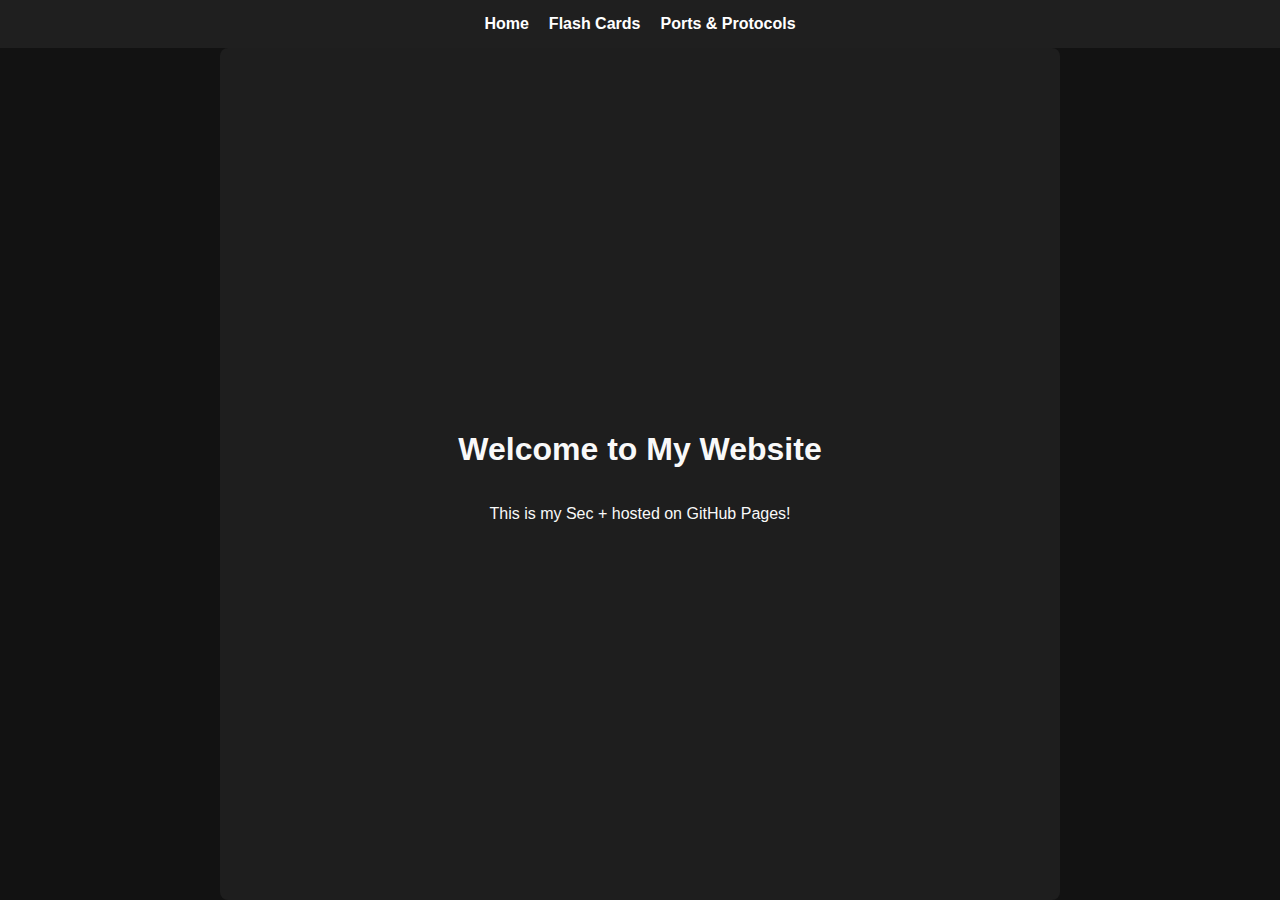
<file: index.html>
<!DOCTYPE html>
 <html lang="en">
 <head>
     <meta charset="UTF-8">
     <meta name="viewport" content="width=device-width, initial-scale=1.0">
     <title>My Sec + Website</title>
     <style>
        /* Basic page styling */
         body {
             font-family: Arial, sans-serif;
             margin: 0;
            background-color: #121212;
            color: #f9f9f9;
            display: flex;
            flex-direction: column;
            align-items: center;
            min-height: 100vh;
        }

        /* Navigation bar styles */
        .navbar {
            width: 100%;
            display: flex;
            justify-content: center;
            gap: 20px;
            background: #1f1f1f;
            padding: 15px;
        }

        .navbar a {
            color: white;
            text-decoration: none;
            font-weight: bold;
         }

        .navbar a:hover {
            text-decoration: underline;
        }

        /* Content container */
         .container {
            flex: 1;
            display: flex;
            flex-direction: column;
            justify-content: center;
            align-items: center;
             max-width: 800px;
            width: 100%;
             margin: 0 auto;
            background: #1e1e1e;
             padding: 20px;
             border-radius: 8px;
            text-align: center;
         }
     </style>
 </head>
 <body>
    <nav class="navbar">
        <a href="index.html">Home</a>
       <a href="Sec_plus flash cards.html">Flash Cards</a>
       <a href="Security+ Ports and Protocols.html">Ports &amp; Protocols</a>
   </nav>

     <div class="container">
         <h1>Welcome to My Website</h1>
         <p>This is my Sec + hosted on GitHub Pages!</p>

     </div>
 

 </body>
 </html>
</file>
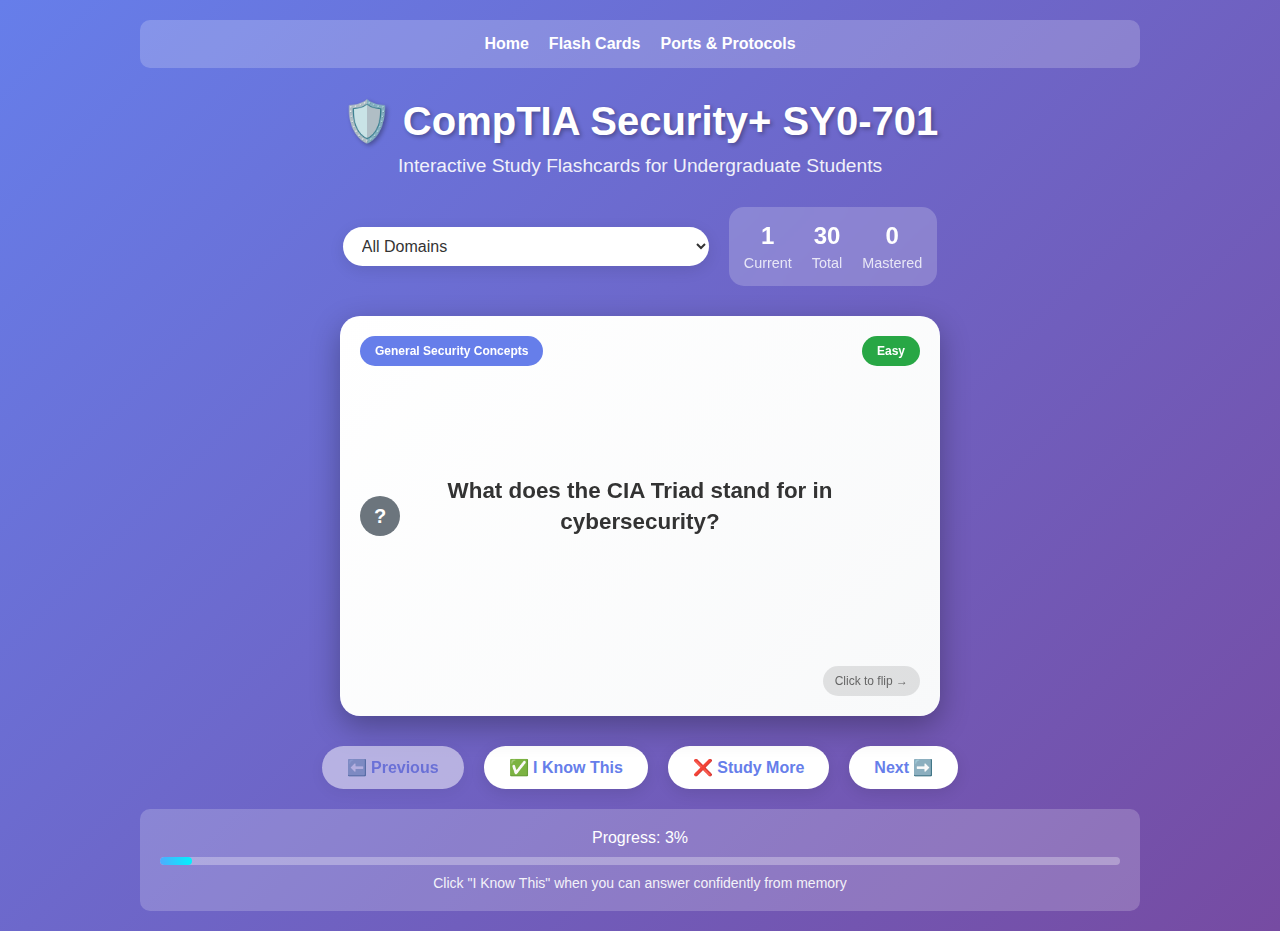
<file: Sec_plus flash cards.html>
<!DOCTYPE html>
<html lang="en">
<head>
    <meta charset="UTF-8">
    <meta name="viewport" content="width=device-width, initial-scale=1.0">
    <title>CompTIA Security+ SY0-701 Study Flashcards</title>
    <style>
        * {
            margin: 0;
            padding: 0;
            box-sizing: border-box;
        }

        body {
            font-family: 'Segoe UI', Tahoma, Geneva, Verdana, sans-serif;
            background: linear-gradient(135deg, #667eea 0%, #764ba2 100%);
            min-height: 100vh;
            padding: 20px;
        }

        .container {
            max-width: 1000px;
            margin: 0 auto;
        }

        .header {
            text-align: center;
            margin-bottom: 30px;
            color: white;
        }

        .header h1 {
            font-size: 2.5em;
            margin-bottom: 10px;
            text-shadow: 2px 2px 4px rgba(0,0,0,0.3);
        }

        .header p {
            font-size: 1.2em;
            opacity: 0.9;
        }

        .controls {
            display: flex;
            justify-content: center;
            align-items: center;
            gap: 20px;
            margin-bottom: 30px;
            flex-wrap: wrap;
        }

        .domain-selector {
            padding: 10px 15px;
            border: none;
            border-radius: 25px;
            background: white;
            color: #333;
            font-size: 16px;
            cursor: pointer;
            box-shadow: 0 4px 15px rgba(0,0,0,0.1);
            transition: transform 0.2s;
        }

        .domain-selector:hover {
            transform: translateY(-2px);
        }

        .stats {
            background: rgba(255,255,255,0.2);
            backdrop-filter: blur(10px);
            border-radius: 15px;
            padding: 15px;
            display: flex;
            gap: 20px;
            color: white;
            align-items: center;
        }

        .stat-item {
            text-align: center;
        }

        .stat-number {
            font-size: 1.5em;
            font-weight: bold;
            margin-bottom: 5px;
        }

        .stat-label {
            font-size: 0.9em;
            opacity: 0.8;
        }

        .flashcard-container {
            perspective: 1000px;
            margin-bottom: 30px;
            display: flex;
            justify-content: center;
        }

        .flashcard {
            width: 600px;
            height: 400px;
            position: relative;
            transform-style: preserve-3d;
            transition: transform 0.6s;
            cursor: pointer;
        }

        .flashcard.flipped {
            transform: rotateY(180deg);
        }

        .card-face {
            position: absolute;
            width: 100%;
            height: 100%;
            backface-visibility: hidden;
            border-radius: 20px;
            display: flex;
            flex-direction: column;
            justify-content: center;
            align-items: center;
            padding: 30px;
            box-shadow: 0 10px 30px rgba(0,0,0,0.3);
            text-align: center;
        }

        .card-front {
            background: linear-gradient(135deg, #ffffff 0%, #f8f9fa 100%);
            color: #333;
        }

        .card-back {
            background: linear-gradient(135deg, #4facfe 0%, #00f2fe 100%);
            color: white;
            transform: rotateY(180deg);
        }

        .domain-tag {
            position: absolute;
            top: 20px;
            left: 20px;
            background: #667eea;
            color: white;
            padding: 8px 15px;
            border-radius: 20px;
            font-size: 12px;
            font-weight: bold;
        }

        .difficulty-tag {
            position: absolute;
            top: 20px;
            right: 20px;
            padding: 8px 15px;
            border-radius: 20px;
            font-size: 12px;
            font-weight: bold;
        }

        .difficulty-easy { background: #28a745; color: white; }
        .difficulty-medium { background: #ffc107; color: #333; }
        .difficulty-hard { background: #dc3545; color: white; }

        .question {
            font-size: 1.4em;
            font-weight: 600;
            line-height: 1.4;
            margin-bottom: 20px;
        }

        .answer {
            font-size: 1.1em;
            line-height: 1.6;
            margin-bottom: 20px;
        }

        .flip-hint {
            position: absolute;
            bottom: 20px;
            right: 20px;
            background: rgba(0,0,0,0.1);
            color: #666;
            padding: 8px 12px;
            border-radius: 15px;
            font-size: 12px;
            animation: pulse 2s infinite;
        }

        .card-back .flip-hint {
            color: rgba(255,255,255,0.8);
            background: rgba(255,255,255,0.2);
        }

        @keyframes pulse {
            0% { opacity: 0.7; }
            50% { opacity: 1; }
            100% { opacity: 0.7; }
        }

        .navigation {
            display: flex;
            justify-content: center;
            gap: 20px;
            margin-bottom: 20px;
        }

        .nav-btn {
            padding: 12px 25px;
            border: none;
            border-radius: 25px;
            background: white;
            color: #667eea;
            font-size: 16px;
            font-weight: 600;
            cursor: pointer;
            box-shadow: 0 4px 15px rgba(0,0,0,0.1);
            transition: all 0.3s;
            display: flex;
            align-items: center;
            gap: 8px;
        }

        .nav-btn:hover:not(:disabled) {
            transform: translateY(-2px);
            box-shadow: 0 6px 20px rgba(0,0,0,0.15);
        }

        .nav-btn:disabled {
            opacity: 0.5;
            cursor: not-allowed;
        }

        .progress-container {
            background: rgba(255,255,255,0.2);
            border-radius: 10px;
            padding: 20px;
            text-align: center;
            color: white;
        }

        .progress-bar {
            width: 100%;
            height: 8px;
            background: rgba(255,255,255,0.3);
            border-radius: 4px;
            margin: 10px 0;
            overflow: hidden;
        }

        .progress-fill {
            height: 100%;
            background: linear-gradient(90deg, #4facfe 0%, #00f2fe 100%);
            border-radius: 4px;
            transition: width 0.3s;
        }

        .tags {
            display: flex;
            gap: 8px;
            flex-wrap: wrap;
            justify-content: center;
            margin-top: 15px;
        }

        .tag {
            background: rgba(255,255,255,0.2);
            color: white;
            padding: 4px 10px;
            border-radius: 12px;
            font-size: 11px;
        }

        .mastery-indicator {
            position: absolute;
            top: 50%;
            left: 20px;
            transform: translateY(-50%);
            width: 40px;
            height: 40px;
            border-radius: 50%;
            display: flex;
            align-items: center;
            justify-content: center;
            font-size: 20px;
            font-weight: bold;
        }

        .mastery-new { background: #6c757d; color: white; }
        .mastery-learning { background: #ffc107; color: #333; }
        .mastery-mastered { background: #28a745; color: white; }

        @media (max-width: 768px) {
            .flashcard {
                width: 90vw;
                height: 350px;
            }
            
            .question {
                font-size: 1.2em;
            }
            
            .answer {
                font-size: 1em;
            }
            
            .header h1 {
                font-size: 2em;
            }
            
            .controls {
                flex-direction: column;
                gap: 15px;
            }
        }
         .navbar {
            display: flex;
            justify-content: center;
            gap: 20px;
            margin-bottom: 30px;
            background: rgba(255,255,255,0.2);
            padding: 15px;
            border-radius: 10px;
        }

        .navbar a {
            color: white;
            text-decoration: none;
            font-weight: bold;
        }

        .navbar a:hover {
            text-decoration: underline;
        }
    </style>
</head>
<body>
    <div class="container">
    <div class="container">
        <nav class="navbar">
            <a href="index.html">Home</a>
            <a href="Sec_plus flash cards.html">Flash Cards</a>
            <a href="Security+ Ports and Protocols.html">Ports &amp; Protocols</a>
        </nav>
    <div class="container">
        <div class="header">
            <h1>🛡️ CompTIA Security+ SY0-701</h1>
            <p>Interactive Study Flashcards for Undergraduate Students</p>
        </div>

        <div class="controls">
            <select class="domain-selector" id="domainSelect">
                <option value="all">All Domains</option>
                <option value="General Security Concepts">Domain 1: General Security Concepts (12%)</option>
                <option value="Threats, Vulnerabilities, and Mitigations">Domain 2: Threats & Vulnerabilities (22%)</option>
                <option value="Security Architecture">Domain 3: Security Architecture (18%)</option>
                <option value="Security Operations">Domain 4: Security Operations (28%)</option>
                <option value="Security Program Management">Domain 5: Program Management (20%)</option>
            </select>

            <div class="stats">
                <div class="stat-item">
                    <div class="stat-number" id="currentCard">1</div>
                    <div class="stat-label">Current</div>
                </div>
                <div class="stat-item">
                    <div class="stat-number" id="totalCards">30</div>
                    <div class="stat-label">Total</div>
                </div>
                <div class="stat-item">
                    <div class="stat-number" id="masteredCount">0</div>
                    <div class="stat-label">Mastered</div>
                </div>
            </div>
        </div>

        <div class="flashcard-container">
            <div class="flashcard" id="flashcard">
                <div class="card-face card-front">
                    <div class="domain-tag" id="domainTag">Domain 1</div>
                    <div class="difficulty-tag" id="difficultyTag">Easy</div>
                    <div class="mastery-indicator mastery-new" id="masteryIndicator">?</div>
                    <div class="question" id="question">Click to load first card</div>
                    <div class="flip-hint">Click to flip →</div>
                </div>
                <div class="card-face card-back">
                    <div class="answer" id="answer">Answer will appear here</div>
                    <div class="tags" id="tags"></div>
                    <div class="flip-hint">← Click to flip back</div>
                </div>
            </div>
        </div>

        <div class="navigation">
            <button class="nav-btn" id="prevBtn">⬅️ Previous</button>
            <button class="nav-btn" id="markKnown">✅ I Know This</button>
            <button class="nav-btn" id="markUnknown">❌ Study More</button>
            <button class="nav-btn" id="nextBtn">Next ➡️</button>
        </div>

        <div class="progress-container">
            <div>Progress: <span id="progressText">0%</span></div>
            <div class="progress-bar">
                <div class="progress-fill" id="progressFill"></div>
            </div>
            <div style="margin-top: 10px; font-size: 14px; opacity: 0.9;">
                Click "I Know This" when you can answer confidently from memory
            </div>
        </div>
    </div>

    <script>
        const flashcards = [
            // Domain 1: General Security Concepts
            {
                domain: "General Security Concepts",
                question: "What does the CIA Triad stand for in cybersecurity?",
                answer: "Confidentiality, Integrity, and Availability. These are the three core principles that guide security policies and controls in any organization.",
                difficulty: "Easy",
                tags: ["CIA", "fundamentals", "basics"]
            },
            {
                domain: "General Security Concepts",
                question: "What is the difference between authentication and authorization?",
                answer: "Authentication verifies WHO you are (username/password), while Authorization determines WHAT you can access after being authenticated (permissions and access rights).",
                difficulty: "Easy",
                tags: ["AAA", "identity", "access control"]
            },
            {
                domain: "General Security Concepts",
                question: "Explain the Zero Trust security model.",
                answer: "Zero Trust operates on 'never trust, always verify.' It assumes no user or device should be trusted by default, even inside the network perimeter. All access requests must be verified.",
                difficulty: "Medium",
                tags: ["zero trust", "architecture", "modern security"]
            },
            {
                domain: "General Security Concepts",
                question: "What are the four main categories of security controls?",
                answer: "Technical (technology-based like firewalls), Administrative (policies and procedures), Physical (locks, guards), and Operational (human-based processes and training).",
                difficulty: "Medium",
                tags: ["controls", "categories", "framework"]
            },
            {
                domain: "General Security Concepts",
                question: "What is a honeypot and why is it used?",
                answer: "A honeypot is a decoy system designed to attract attackers. It appears vulnerable but is actually monitored to gather intelligence about attack methods and identify threats.",
                difficulty: "Medium",
                tags: ["deception", "monitoring", "threat detection"]
            },

            // Domain 2: Threats, Vulnerabilities, and Mitigations
            {
                domain: "Threats, Vulnerabilities, and Mitigations",
                question: "What is the difference between phishing, vishing, and smishing?",
                answer: "Phishing uses fake emails, Vishing uses voice calls (phone), and Smishing uses SMS text messages. All are social engineering attacks to steal credentials or information.",
                difficulty: "Easy",
                tags: ["social engineering", "phishing", "attacks"]
            },
            {
                domain: "Threats, Vulnerabilities, and Mitigations",
                question: "Name three types of malware and their characteristics.",
                answer: "Virus (spreads by attaching to files), Worm (self-replicating across networks), Trojan (disguised as legitimate software but contains malicious code).",
                difficulty: "Easy",
                tags: ["malware", "virus", "threats"]
            },
            {
                domain: "Threats, Vulnerabilities, and Mitigations",
                question: "What is a SQL injection attack?",
                answer: "An attack where malicious SQL code is inserted into application queries to access or manipulate database information. Prevented by input validation and parameterized queries.",
                difficulty: "Medium",
                tags: ["SQL injection", "web security", "database"]
            },
            {
                domain: "Threats, Vulnerabilities, and Mitigations",
                question: "What are the main motivations of different threat actors?",
                answer: "Nation-states (espionage, warfare), Cybercriminals (financial gain), Hacktivists (political ideology), Insider threats (revenge, money), Script kiddies (curiosity, fame).",
                difficulty: "Medium",
                tags: ["threat actors", "motivations", "adversaries"]
            },
            {
                domain: "Threats, Vulnerabilities, and Mitigations",
                question: "What is a buffer overflow and how is it prevented?",
                answer: "When input data exceeds allocated memory, potentially allowing code execution. Prevented by input validation, bounds checking, ASLR (Address Space Layout Randomization), and secure coding.",
                difficulty: "Hard",
                tags: ["buffer overflow", "programming", "vulnerabilities"]
            },

            // Domain 3: Security Architecture
            {
                domain: "Security Architecture",
                question: "What is the shared responsibility model in cloud computing?",
                answer: "Cloud provider secures the infrastructure (hardware, network, physical security). Customer secures their data, applications, operating systems, and user access management.",
                difficulty: "Medium",
                tags: ["cloud", "shared responsibility", "IaaS", "PaaS", "SaaS"]
            },
            {
                domain: "Security Architecture",
                question: "Explain the difference between fail-open and fail-closed.",
                answer: "Fail-open allows access when security controls fail (prioritizes availability). Fail-closed denies access when controls fail (prioritizes security). Choice depends on business needs.",
                difficulty: "Medium",
                tags: ["failure modes", "availability", "security design"]
            },
            {
                domain: "Security Architecture",
                question: "What are the three states of data and how should each be protected?",
                answer: "Data at Rest (stored - use encryption), Data in Transit (moving - use TLS/VPN), Data in Use (being processed - use application controls and secure processing).",
                difficulty: "Medium",
                tags: ["data protection", "encryption", "data states"]
            },
            {
                domain: "Security Architecture",
                question: "Compare hot, warm, and cold disaster recovery sites.",
                answer: "Hot Site: Fully operational with real-time data (minutes recovery). Warm Site: Partially equipped (hours to days). Cold Site: Basic facilities only (days to weeks). Cost increases with readiness.",
                difficulty: "Medium",
                tags: ["disaster recovery", "business continuity", "RTO"]
            },
            {
                domain: "Security Architecture",
                question: "What is network segmentation and why is it important?",
                answer: "Dividing networks into smaller, isolated segments to limit attack spread, improve performance, and enhance monitoring. Implements defense-in-depth strategy.",
                difficulty: "Medium",
                tags: ["network security", "segmentation", "defense in depth"]
            },

            // Domain 4: Security Operations
            {
                domain: "Security Operations",
                question: "What is multi-factor authentication (MFA)?",
                answer: "Security process requiring two or more verification factors: Something you know (password), Something you have (token), Something you are (biometrics), Somewhere you are (location).",
                difficulty: "Easy",
                tags: ["MFA", "authentication", "factors"]
            },
            {
                domain: "Security Operations",
                question: "List the phases of incident response.",
                answer: "1. Preparation, 2. Detection & Identification, 3. Containment, 4. Eradication, 5. Recovery, 6. Lessons Learned. Each phase is critical for effective incident handling.",
                difficulty: "Medium",
                tags: ["incident response", "process", "NIST"]
            },
            {
                domain: "Security Operations",
                question: "What is the difference between HIDS and NIDS?",
                answer: "HIDS (Host-based IDS) monitors individual computers for suspicious activity. NIDS (Network-based IDS) monitors network traffic for malicious patterns and attacks.",
                difficulty: "Medium",
                tags: ["IDS", "monitoring", "detection systems"]
            },
            {
                domain: "Security Operations",
                question: "What is the principle of least privilege?",
                answer: "Users should only have the minimum access rights necessary to perform their job functions. Reduces risk by limiting potential damage from compromised accounts.",
                difficulty: "Easy",
                tags: ["least privilege", "access control", "security principle"]
            },
            {
                domain: "Security Operations",
                question: "Explain the difference between vulnerability scanning and penetration testing.",
                answer: "Vulnerability scanning automatically identifies known vulnerabilities. Penetration testing involves actively attempting to exploit vulnerabilities to assess real-world risk and impact.",
                difficulty: "Medium",
                tags: ["vulnerability management", "pen testing", "assessment"]
            },

            // Domain 5: Security Program Management
            {
                domain: "Security Program Management",
                question: "What are the four main risk management strategies?",
                answer: "Accept (acknowledge the risk), Avoid (eliminate the risk), Mitigate (reduce the risk), Transfer (share the risk through insurance or outsourcing).",
                difficulty: "Easy",
                tags: ["risk management", "strategies", "governance"]
            },
            {
                domain: "Security Program Management",
                question: "What is the difference between qualitative and quantitative risk analysis?",
                answer: "Qualitative uses subjective ratings (High/Medium/Low) based on judgment. Quantitative uses numerical calculations (SLE, ALE, ARO) to determine monetary impact.",
                difficulty: "Medium",
                tags: ["risk analysis", "qualitative", "quantitative"]
            },
            {
                domain: "Security Program Management",
                question: "Calculate: If SLE = $10,000 and ARO = 0.2, what is the ALE?",
                answer: "ALE = SLE × ARO = $10,000 × 0.2 = $2,000. This means the organization expects $2,000 in annual losses from this specific risk.",
                difficulty: "Medium",
                tags: ["risk calculations", "ALE", "SLE", "ARO"]
            },
            {
                domain: "Security Program Management",
                question: "What is the purpose of a security awareness program?",
                answer: "To educate employees about security threats and best practices. Includes phishing simulations, training modules, policy communication, and incident reporting procedures.",
                difficulty: "Easy",
                tags: ["security awareness", "training", "human factor"]
            },
            {
                domain: "Security Program Management",
                question: "What is the difference between compliance and governance?",
                answer: "Governance is the overall framework of policies and oversight. Compliance is adhering to specific laws and regulations (GDPR, HIPAA, SOX). Governance enables compliance.",
                difficulty: "Medium",
                tags: ["governance", "compliance", "frameworks", "regulations"]
            },

            // Additional Practical Cards for Students
            {
                domain: "General Security Concepts",
                question: "You're setting up WiFi for a coffee shop. What security protocol should you use?",
                answer: "WPA3 (WiFi Protected Access 3) - the latest and most secure wireless encryption standard. Avoid WEP (broken) and WPA/WPA2 (vulnerable to attacks).",
                difficulty: "Easy",
                tags: ["WiFi", "WPA3", "wireless security", "practical"]
            },
            {
                domain: "Threats, Vulnerabilities, and Mitigations",
                question: "A user reports their computer is running slowly and showing pop-ups. What type of malware is this likely?",
                answer: "Adware or potentially unwanted programs (PUPs). Could also be spyware. Recommend running antimalware scans and checking installed programs for suspicious software.",
                difficulty: "Easy",
                tags: ["malware", "adware", "troubleshooting", "practical"]
            },
            {
                domain: "Security Operations",
                question: "Your organization wants to monitor employee web browsing. What tool would you implement?",
                answer: "Web content filter or proxy server with logging capabilities. Consider privacy policies and legal requirements. Tools like Blue Coat, Forcepoint, or pfSense can provide this functionality.",
                difficulty: "Medium",
                tags: ["web filtering", "monitoring", "proxy", "practical"]
            },
            {
                domain: "Security Architecture",
                question: "A company wants to allow employees to work from home securely. What should they implement?",
                answer: "VPN (Virtual Private Network) for encrypted remote access, endpoint security software, MFA for authentication, and security awareness training for remote work best practices.",
                difficulty: "Medium",
                tags: ["remote work", "VPN", "endpoint security", "practical"]
            },
            {
                domain: "Security Program Management",
                question: "Your CEO asks about cyber insurance. What should you tell them?",
                answer: "Cyber insurance transfers financial risk from cyber incidents. It covers costs like data breach response, legal fees, and business interruption. It's a risk transfer strategy, not a substitute for good security.",
                difficulty: "Medium",
                tags: ["cyber insurance", "risk transfer", "business", "practical"]
            }
        ];

        let currentCardIndex = 0;
        let filteredCards = [...flashcards];
        let cardMastery = {}; // Track which cards are mastered
        let isFlipped = false;

        // Initialize mastery tracking
        flashcards.forEach((card, index) => {
            cardMastery[index] = 'new'; // new, learning, mastered
        });

        function updateStats() {
            document.getElementById('currentCard').textContent = currentCardIndex + 1;
            document.getElementById('totalCards').textContent = filteredCards.length;
            
            const masteredCards = Object.values(cardMastery).filter(status => status === 'mastered').length;
            document.getElementById('masteredCount').textContent = masteredCards;
            
            const progress = filteredCards.length > 0 ? ((currentCardIndex + 1) / filteredCards.length) * 100 : 0;
            document.getElementById('progressText').textContent = Math.round(progress) + '%';
            document.getElementById('progressFill').style.width = progress + '%';
        }

        function displayCard() {
            if (filteredCards.length === 0) return;
            
            const card = filteredCards[currentCardIndex];
            const originalIndex = flashcards.indexOf(card);
            
            document.getElementById('domainTag').textContent = card.domain;
            document.getElementById('question').textContent = card.question;
            document.getElementById('answer').textContent = card.answer;
            
            // Update difficulty tag
            const difficultyTag = document.getElementById('difficultyTag');
            difficultyTag.textContent = card.difficulty;
            difficultyTag.className = 'difficulty-tag difficulty-' + card.difficulty.toLowerCase();
            
            // Update mastery indicator
            const masteryIndicator = document.getElementById('masteryIndicator');
            const masteryStatus = cardMastery[originalIndex];
            masteryIndicator.className = 'mastery-indicator mastery-' + masteryStatus;
            masteryIndicator.textContent = masteryStatus === 'new' ? '?' : (masteryStatus === 'learning' ? '!' : '✓');
            
            // Update tags
            const tagsContainer = document.getElementById('tags');
            tagsContainer.innerHTML = '';
            card.tags.forEach(tag => {
                const tagElement = document.createElement('span');
                tagElement.className = 'tag';
                tagElement.textContent = '#' + tag;
                tagsContainer.appendChild(tagElement);
            });
            
            // Reset flip state
            document.getElementById('flashcard').classList.remove('flipped');
            isFlipped = false;
            
            updateStats();
            updateNavigationButtons();
        }

        function updateNavigationButtons() {
            document.getElementById('prevBtn').disabled = currentCardIndex === 0;
            document.getElementById('nextBtn').disabled = currentCardIndex === filteredCards.length - 1;
        }

        function filterCards() {
            const selectedDomain = document.getElementById('domainSelect').value;
            
            if (selectedDomain === 'all') {
                filteredCards = [...flashcards];
            } else {
                filteredCards = flashcards.filter(card => card.domain === selectedDomain);
            }
            
            currentCardIndex = 0;
            displayCard();
        }

        function flipCard() {
            const flashcard = document.getElementById('flashcard');
            flashcard.classList.toggle('flipped');
            isFlipped = !isFlipped;
        }

        function markCardMastery(status) {
            if (filteredCards.length === 0) return;
            
            const card = filteredCards[currentCardIndex];
            const originalIndex = flashcards.indexOf(card);
            cardMastery[originalIndex] = status;
            
            displayCard(); // Refresh to show updated mastery indicator
            
            // Auto-advance to next card
            setTimeout(() => {
                if (currentCardIndex < filteredCards.length - 1) {
                    currentCardIndex++;
                    displayCard();
                }
            }, 500);
        }

        // Event listeners
        document.getElementById('flashcard').addEventListener('click', flipCard);
        document.getElementById('domainSelect').addEventListener('change', filterCards);
        
        document.getElementById('prevBtn').addEventListener('click', () => {
            if (currentCardIndex > 0) {
                currentCardIndex--;
                displayCard();
            }
        });
        
        document.getElementById('nextBtn').addEventListener('click', () => {
            if (currentCardIndex < filteredCards.length - 1) {
                currentCardIndex++;
                displayCard();
            }
        });
        
        document.getElementById('markKnown').addEventListener('click', () => {
            markCardMastery('mastered');
        });
        
        document.getElementById('markUnknown').addEventListener('click', () => {
            markCardMastery('learning');
        });

        // Keyboard navigation
        document.addEventListener('keydown', (e) => {
            switch(e.key) {
                case ' ':
                case 'Enter':
                    e.preventDefault();
                    flipCard();
                    break;
                case 'ArrowLeft':
                    document.getElementById('prevBtn').click();
                    break;
                case 'ArrowRight':
                    document.getElementById('nextBtn').click();
                    break;
                case '1':
                    document.getElementById('markKnown').click();
                    break;
                case '2':
                    document.getElementById('markUnknown').click();
                    break;
            }
        });

        // Initialize
        displayCard();
    </script>
</body>

</html>
</file>
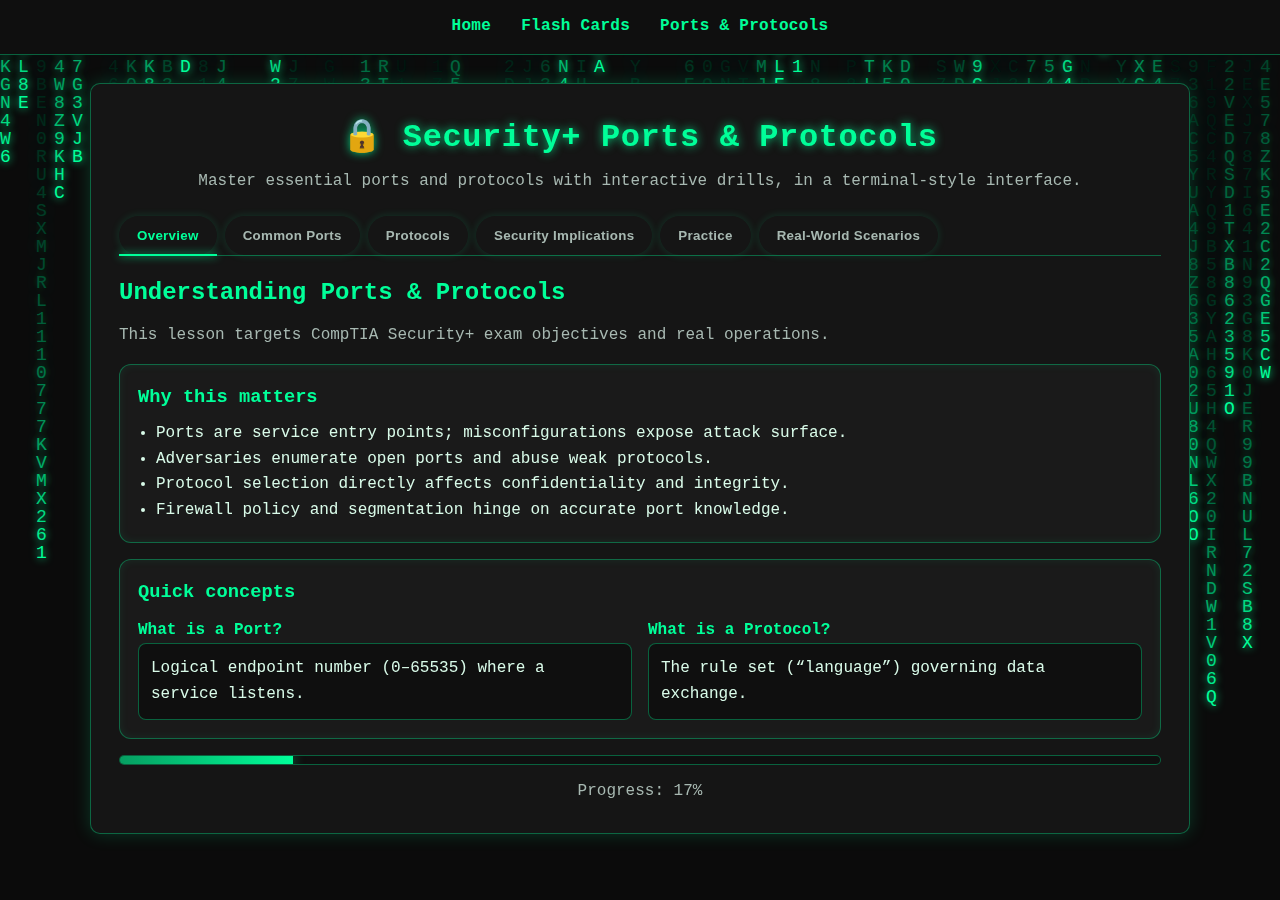
<file: Security+ Ports and Protocols.html>
<!DOCTYPE html>
<html lang="en">
<head>
  <meta charset="UTF-8" />
  <meta name="viewport" content="width=device-width, initial-scale=1.0"/>
  <title>Security+ Ports & Protocols — Interactive Lesson</title>
  <style>
    :root{
      --bg:#0b0b0b;
      --panel:#151515;
      --panel-soft:#1a1a1a;
      --accent:#00ff99;
      --accent-soft:rgba(0,255,153,0.35);
      --text:#d9fbe9;
      --muted:#a7b8b1;
      --danger:#ff4d4d;
      --warn:#ffb84d;
      --ok:#4caf50;
    }
    *{ box-sizing:border-box; margin:0; padding:0; }
    html,body{ height:100%; }
    body{
      font-family: "Courier New", ui-monospace, SFMono-Regular, Menlo, Consolas, monospace;
      line-height:1.6;
      color: var(--text);
      background: var(--bg);
      min-height:100vh;
    }

    /* Full-screen Matrix background */
    #matrix {
      position: fixed; inset:0; z-index:-1; display:block;
      background: radial-gradient(1200px 600px at 70% -10%, rgba(0,255,153,0.12), transparent 60%),
                  radial-gradient(800px 400px at 20% 110%, rgba(0,255,153,0.08), transparent 60%),
                  var(--bg);
    }
    @media (prefers-reduced-motion: reduce){ #matrix{ background: var(--bg); } }

    /* Navbar: match home page */
    .navbar{
      width:100%;
      display:flex;
      justify-content:center;
      gap:30px;
      background:#0f0f0f;
      padding:14px 18px;
      border-bottom:1px solid var(--accent-soft);
      backdrop-filter: blur(2px);
      position: sticky;
      top:0;
      z-index: 2;
    }
    .navbar a{
      color: var(--accent);
      text-decoration:none;
      font-weight:700;
      letter-spacing:.3px;
      position:relative;
      transition: color .2s ease;
    }
    .navbar a::after{
      content:""; position:absolute; left:0; bottom:-4px; height:2px; width:0;
      background: var(--accent); box-shadow:0 0 8px var(--accent);
      transition: width .2s ease;
    }
    .navbar a:hover{ color:#fff; text-shadow:0 0 12px var(--accent); }
    .navbar a:hover::after{ width:100%; }

    /* Main container styled like home page panel */
    .container{
      max-width: 1100px;
      width: 92%;
      margin: 28px auto;
      background: var(--panel);
      border:1px solid var(--accent-soft);
      border-radius: 10px;
      padding: 28px;
      box-shadow: 0 0 18px rgba(0,255,153,0.18);
    }

    h1{
      text-align:center;
      color: var(--accent);
      text-shadow: 0 0 10px rgba(0,255,153,0.8);
      letter-spacing:.6px;
      margin-bottom:6px;
    }
    .subtitle{
      text-align:center;
      color: var(--muted);
      margin-bottom: 22px;
    }

    /* Tabs */
    .tabs{
      display:flex; flex-wrap:wrap; gap:8px; border-bottom:1px solid var(--accent-soft); margin-bottom:18px;
    }
    .tab{
      background: transparent;
      border:none;
      color: var(--muted);
      padding:12px 18px;
      cursor:pointer;
      font-weight:700;
      transition: .2s ease;
      position:relative;
    }
    .tab:hover{ color:#fff; text-shadow:0 0 8px var(--accent); }
    .tab.active{ color: var(--accent); }
    .tab.active::after{
      content:""; position:absolute; left:0; right:0; bottom:-1px; height:2px; background: var(--accent);
      box-shadow: 0 0 8px var(--accent);
    }

    /* Section content */
    .content{ display:none; animation: fadeIn .3s ease; }
    .content.active{ display:block; }
    @keyframes fadeIn{ from{opacity:0; transform:translateY(8px);} to{opacity:1; transform:none;} }

    /* Cards/grid on dark theme */
    .port-grid{
      display:grid; grid-template-columns: repeat(auto-fit, minmax(280px,1fr));
      gap:16px; margin: 16px 0;
    }
    .port-card{
      background: var(--panel-soft);
      color: var(--text);
      border:1px solid var(--accent-soft);
      border-radius:12px;
      padding:18px;
      position:relative;
      overflow:hidden;
      cursor:pointer;
      transition: transform .15s ease, box-shadow .15s ease;
    }
    .port-card::before{
      content:"";
      position:absolute; inset:-40% -60%;
      background: radial-gradient(closest-side, rgba(0,255,153,0.08), transparent 70%);
      transform: rotate(12deg);
      opacity:.6;
      pointer-events:none;
    }
    .port-card:hover{ transform: translateY(-3px); box-shadow: 0 10px 30px rgba(0,0,0,.35), 0 0 16px rgba(0,255,153,.18); }
    .port-number{ font-size:1.6em; font-weight:800; color: var(--accent); margin-bottom:6px; }
    .protocol-name{ font-size:1.1em; font-weight:700; margin-bottom:4px; color:#e9fff6; }
    .port-description{ color: var(--muted); }

    /* Tips / tools / boxes */
    .security-tip, .interactive-tool, .quiz-container, .scenario-box{
      background: var(--panel-soft);
      border:1px solid var(--accent-soft);
      border-radius:12px;
      padding:18px;
      margin:16px 0;
      box-shadow: 0 0 10px rgba(0,255,153,0.08) inset;
    }
    .security-tip h3, .interactive-tool h3{ color: var(--accent); margin-bottom:8px; }

    /* Inputs / buttons (terminal-y) */
    .search-box, select, input[type="text"]{
      width:100%; max-width:420px;
      background:#0f0f0f; color: var(--text);
      border:1px solid var(--accent-soft);
      border-radius:8px; padding:10px 12px; font-size:15px;
      outline:none;
    }
    .search-box:focus, select:focus, input[type="text"]:focus{ box-shadow: 0 0 0 2px rgba(0,255,153,.15); }

    .btn, button{
      background: #0f0f0f; color: var(--accent);
      border:1px solid var(--accent);
      border-radius:999px; padding:10px 18px; font-weight:800; letter-spacing:.3px;
      cursor:pointer; transition:.15s ease; box-shadow: 0 0 8px rgba(0,255,153,.15);
    }
    .btn:hover, button:hover{ color:#fff; box-shadow:0 0 14px rgba(0,255,153,.35); transform: translateY(-1px); }
    .btn:active, button:active{ transform: translateY(0); }

    /* Progress */
    .progress-bar{
      background:#0f0f0f; border:1px solid var(--accent-soft);
      height:10px; border-radius:999px; overflow:hidden; margin:14px 0;
    }
    .progress-fill{
      background: linear-gradient(90deg, rgba(0,255,153,.6), var(--accent));
      height:100%; width:0%; transition: width .4s ease;
      box-shadow: 0 0 12px rgba(0,255,153,.6);
    }

    /* Quiz states */
    .quiz-option{
      background:#0f0f0f; color: var(--text);
      border:1px solid #2a2a2a; padding:12px; border-radius:10px; cursor:pointer;
      transition:.15s ease;
    }
    .quiz-option:hover{ border-color: var(--accent); box-shadow: 0 0 10px rgba(0,255,153,.18); transform: translateX(3px); }
    .quiz-option.correct{ background:#143d2d; border-color:#13c77b; color:#dfffee; }
    .quiz-option.incorrect{ background:#3d1414; border-color:#f25c5c; color:#ffe3e3; }

    /* Monospace blocks */
    pre, code, .mono{
      font-family: inherit;
      background:#0f0f0f; color: var(--text);
      border:1px solid var(--accent-soft);
      border-radius:8px; padding:12px; overflow-x:auto;
    }

    /* Tables (dark) */
    table{ width:100%; border-collapse: collapse; }
    th, td{ border-bottom:1px solid #2a2a2a; padding:10px; }
    th{ background:#0f0f0f; color: var(--accent); }

    @media (max-width: 768px){
      .tabs{ flex-direction: column; }
      .tab{ width:100%; text-align:center; }
      .container{ padding:20px; }
    }
  </style>
</head>
<body>
  <!-- Matrix background -->
  <canvas id="matrix" aria-hidden="true"></canvas>

  <!-- Navbar (same links as home) -->
  <nav class="navbar">
    <a href="index.html">Home</a>
    <a href="Sec_plus flash cards.html">Flash Cards</a>
    <a href="Security+ Ports and Protocols.html">Ports &amp; Protocols</a>
  </nav>

  <main class="container">
    <h1>🔒 Security+ Ports & Protocols</h1>
    <p class="subtitle">Master essential ports and protocols with interactive drills, in a terminal-style interface.</p>

    <!-- Tabs -->
    <div class="tabs">
      <button class="tab active" onclick="showTab(event,'overview')">Overview</button>
      <button class="tab" onclick="showTab(event,'common-ports')">Common Ports</button>
      <button class="tab" onclick="showTab(event,'protocols')">Protocols</button>
      <button class="tab" onclick="showTab(event,'security')">Security Implications</button>
      <button class="tab" onclick="showTab(event,'practice')">Practice</button>
      <button class="tab" onclick="showTab(event,'scenarios')">Real-World Scenarios</button>
    </div>

    <!-- OVERVIEW -->
    <section id="overview" class="content active">
      <h2 class="mono" style="border:none;background:transparent;color:var(--accent);padding:0;margin-bottom:10px;">Understanding Ports & Protocols</h2>
      <p style="margin: 10px 0; color: var(--muted);">This lesson targets CompTIA Security+ exam objectives and real operations.</p>

      <div class="security-tip">
        <h3>Why this matters</h3>
        <ul style="margin:8px 0 0 18px;">
          <li>Ports are service entry points; misconfigurations expose attack surface.</li>
          <li>Adversaries enumerate open ports and abuse weak protocols.</li>
          <li>Protocol selection directly affects confidentiality and integrity.</li>
          <li>Firewall policy and segmentation hinge on accurate port knowledge.</li>
        </ul>
      </div>

      <div class="interactive-tool">
        <h3>Quick concepts</h3>
        <div style="display:grid; grid-template-columns:1fr 1fr; gap:16px; margin-top:10px;">
          <div>
            <h4 style="color: var(--accent);">What is a Port?</h4>
            <p class="mono">Logical endpoint number (0–65535) where a service listens.</p>
          </div>
          <div>
            <h4 style="color: var(--accent);">What is a Protocol?</h4>
            <p class="mono">The rule set (“language”) governing data exchange.</p>
          </div>
        </div>
      </div>

      <div class="progress-bar"><div class="progress-fill" id="progress"></div></div>
      <p style="text-align:center; color: var(--muted);">Progress: <span id="progress-text">0%</span></p>
    </section>

    <!-- COMMON PORTS -->
    <section id="common-ports" class="content">
      <h2 style="color:var(--accent); margin-bottom:6px;">Essential Ports to Remember</h2>
      <p style="color:var(--muted); margin-bottom:10px;">Click a card to reveal details and mitigations.</p>

      <div class="port-grid">
        <!-- Repeatable card pattern -->
        <div class="port-card" onclick="togglePortDetails(this)">
          <div class="port-number">20/21</div>
          <div class="protocol-name">FTP — File Transfer Protocol</div>
          <div class="port-description">Data (20) and control (21)</div>
          <div class="port-details" style="display:none; margin-top:12px; padding-top:12px; border-top:1px solid var(--accent-soft);">
            <strong>Risk:</strong> Plaintext credentials<br>
            <strong>Use:</strong> SFTP (22) or FTPS
          </div>
        </div>

        <div class="port-card" onclick="togglePortDetails(this)">
          <div class="port-number">22</div>
          <div class="protocol-name">SSH — Secure Shell</div>
          <div class="port-description">Encrypted remote admin</div>
          <div class="port-details" style="display:none; margin-top:12px; padding-top:12px; border-top:1px solid var(--accent-soft);">
            <strong>Benefit:</strong> Confidentiality + integrity<br>
            <strong>Best practice:</strong> Key-based auth, disable password login
          </div>
        </div>

        <div class="port-card" onclick="togglePortDetails(this)">
          <div class="port-number">23</div>
          <div class="protocol-name">Telnet</div>
          <div class="port-description">Unencrypted remote access</div>
          <div class="port-details" style="display:none; margin-top:12px; padding-top:12px; border-top:1px solid var(--accent-soft);">
            <strong>Risk:</strong> Everything plaintext<br>
            <strong>Replace with:</strong> SSH (22)
          </div>
        </div>

        <div class="port-card" onclick="togglePortDetails(this)">
          <div class="port-number">25</div>
          <div class="protocol-name">SMTP — Mail Transfer</div>
          <div class="port-description">Email sending</div>
          <div class="port-details" style="display:none; margin-top:12px; padding-top:12px; border-top:1px solid var(--accent-soft);">
            <strong>Note:</strong> Spam/relay target<br>
            <strong>Secure:</strong> 465 (SMTPS) / 587 (TLS)
          </div>
        </div>

        <div class="port-card" onclick="togglePortDetails(this)">
          <div class="port-number">53</div>
          <div class="protocol-name">DNS — Name Resolution</div>
          <div class="port-description">UDP/TCP</div>
          <div class="port-details" style="display:none; margin-top:12px; padding-top:12px; border-top:1px solid var(--accent-soft);">
            <strong>Attacks:</strong> Poisoning, amplification<br>
            <strong>Mitigate:</strong> DNSSEC, DoH/DoT
          </div>
        </div>

        <div class="port-card" onclick="togglePortDetails(this)">
          <div class="port-number">80</div>
          <div class="protocol-name">HTTP</div>
          <div class="port-description">Unencrypted web</div>
          <div class="port-details" style="display:none; margin-top:12px; padding-top:12px; border-top:1px solid var(--accent-soft);">
            <strong>Risk:</strong> MITM, sniffing<br>
            <strong>Action:</strong> Redirect to 443
          </div>
        </div>

        <div class="port-card" onclick="togglePortDetails(this)">
          <div class="port-number">443</div>
          <div class="protocol-name">HTTPS</div>
          <div class="port-description">TLS-encrypted web</div>
          <div class="port-details" style="display:none; margin-top:12px; padding-top:12px; border-top:1px solid var(--accent-soft);">
            <strong>Check:</strong> Valid certs, strong ciphers
          </div>
        </div>

        <div class="port-card" onclick="togglePortDetails(this)">
          <div class="port-number">3389</div>
          <div class="protocol-name">RDP — Remote Desktop</div>
          <div class="port-description">Windows remote access</div>
          <div class="port-details" style="display:none; margin-top:12px; padding-top:12px; border-top:1px solid var(--accent-soft);">
            <strong>Risk:</strong> Brute force, exploits<br>
            <strong>Mitigate:</strong> VPN-only, MFA, geo/IP allowlists
          </div>
        </div>
      </div>

      <div class="security-tip">
        <h3>Remember the pattern</h3>
        <ul style="margin-left:18px; margin-top:6px;">
          <li>HTTP (80) → <strong>HTTPS (443)</strong></li>
          <li>FTP (21) → <strong>SFTP (22)</strong></li>
          <li>Telnet (23) → <strong>SSH (22)</strong></li>
          <li>SMTP (25) → <strong>SMTPS/STARTTLS (465/587)</strong></li>
        </ul>
      </div>
    </section>

    <!-- PROTOCOLS -->
    <section id="protocols" class="content">
      <h2 style="color:var(--accent); margin-bottom:8px;">Protocol Deep Dive</h2>

      <div class="scenario-box">
        <div class="mono" style="font-weight:700; color:#e9fff6; border:none; background:transparent; padding:0;">TCP vs UDP — know the trade-offs</div>
        <div style="display:grid; grid-template-columns:1fr 1fr; gap:16px; margin-top:10px;">
          <div>
            <h4 style="color:var(--accent);">TCP</h4>
            <ul style="margin-left:18px;">
              <li>Connection-oriented (3-way handshake)</li>
              <li>Reliable delivery (ACKs, retransmit)</li>
              <li>Ordered, error-checked</li>
              <li>HTTP(S), SSH, FTP</li>
            </ul>
          </div>
          <div>
            <h4 style="color:var(--accent);">UDP</h4>
            <ul style="margin-left:18px;">
              <li>Connectionless, low overhead</li>
              <li>No delivery guarantee</li>
              <li>Lower latency</li>
              <li>DNS, DHCP, streaming</li>
            </ul>
          </div>
        </div>
      </div>

      <div class="interactive-tool">
        <h3>Protocol security levels</h3>
        <div style="display:grid; gap:10px; margin-top:8px;">
          <div class="mono" style="background:#143d2d; border-color:#13c77b;"><strong>🟢 Secure:</strong> SSH, HTTPS, SFTP, LDAPS, SMTPS, IMAPS, POP3S</div>
          <div class="mono" style="background:#2f2a12; border-color:#ffcf66;"><strong>🟡 Context-dependent:</strong> SNMPv3, NTP, DNS(+DNSSEC), SMTP(+TLS)</div>
          <div class="mono" style="background:#3d1414; border-color:#f25c5c;"><strong>🔴 Insecure:</strong> Telnet, FTP, HTTP, SNMP v1/v2, rsh, rlogin</div>
        </div>
      </div>
    </section>

    <!-- SECURITY -->
    <section id="security" class="content">
      <h2 style="color:var(--accent); margin-bottom:8px;">Security implications & best practices</h2>

      <div class="scenario-box">
        <div class="mono" style="border:none;background:transparent;padding:0;"><strong>Defense in depth</strong></div>
        <ol style="margin-left:18px; margin-top:6px;">
          <li>Minimize exposed ports/services.</li>
          <li>Prefer secure protocol variants.</li>
          <li>Enforce firewall policy (ingress/egress).</li>
          <li>Monitor flows and anomalies.</li>
          <li>Scan regularly; remediate drift.</li>
        </ol>
      </div>

      <div class="security-tip">
        <h3>Common attack vectors</h3>
        <div class="mono" style="margin-top:8px;">
          Port scanning → Service exploitation → MITM on cleartext → DoS amplification
        </div>
      </div>

      <div class="interactive-tool">
        <h3>Firewall rule generator</h3>
        <div style="margin-top:10px; display:flex; flex-wrap:wrap; gap:8px; align-items:center;">
          <select id="action"><option>ALLOW</option><option>DENY</option></select>
          <select id="protocol"><option>TCP</option><option>UDP</option><option>BOTH</option></select>
          <input type="text" id="port" placeholder="Port number (e.g., 22, 443)">
          <button class="btn" onclick="generateRule()">Generate</button>
        </div>
        <div id="rule-output" class="mono" style="margin-top:12px;"></div>
      </div>
    </section>

    <!-- PRACTICE -->
    <section id="practice" class="content">
      <h2 style="color:var(--accent); margin-bottom:8px;">Practice</h2>

      <div class="interactive-tool">
        <h3>🔍 Port lookup</h3>
        <p style="color:var(--muted);">Enter a port number or service name:</p>
        <input type="text" class="search-box" id="port-search" placeholder="Try: 22, 443, SSH, HTTPS..." onkeyup="searchPort()">
        <div class="mono" id="search-result" style="margin-top:10px; min-height:80px; display:flex; align-items:center; justify-content:center; color:#7a8e86;">
          Start typing to search…
        </div>
      </div>

      <div class="quiz-container">
        <h3>Quick quiz</h3>
        <div id="quiz-content" style="margin-top:8px;">
          <div class="quiz-question mono" style="border:none;background:transparent;padding:0; color:#e9fff6;">Question 1: Which port does SSH use by default?</div>
          <div class="quiz-options" style="display:flex; flex-direction:column; gap:10px; margin-top:8px;">
            <div class="quiz-option" onclick="checkAnswer(this,false)">21</div>
            <div class="quiz-option" onclick="checkAnswer(this,true)">22</div>
            <div class="quiz-option" onclick="checkAnswer(this,false)">23</div>
            <div class="quiz-option" onclick="checkAnswer(this,false)">25</div>
          </div>
        </div>
        <button id="next-btn" class="btn" style="margin-top:12px; display:none;" onclick="nextQuestion()">Next</button>
      </div>

      <div class="scenario-box">
        <div class="mono" style="font-weight:700; border:none;background:transparent;padding:0;">🎯 Challenge: Port identification</div>
        <p style="color:var(--muted);">Your scan shows:</p>
        <div class="mono" style="margin:10px 0;">
          21/tcp open<br>23/tcp open<br>80/tcp open<br>443/tcp open<br>3389/tcp open
        </div>
        <button class="btn" onclick="revealRisks()">Reveal risks</button>
        <div id="risk-analysis" style="display:none; margin-top:12px;">
          <!-- filled by JS -->
        </div>
      </div>
    </section>

    <!-- SCENARIOS -->
    <section id="scenarios" class="content">
      <h2 style="color:var(--accent); margin-bottom:8px;">Real-world scenarios</h2>

      <div class="scenario-box">
        <div class="mono" style="font-weight:700; border:none;background:transparent;padding:0;">Scenario 1: Compromised server</div>
        <p style="color:var(--muted);">Initial scan:</p>
        <div class="mono" style="margin:10px 0;">
          22/tcp open ssh<br>
          80/tcp open http<br>
          443/tcp open https<br>
          4444/tcp open unknown<br>
          6667/tcp open irc
        </div>
        <p><strong>Question:</strong> Immediate concerns?</p>
        <button class="btn" onclick="showScenarioAnalysis(1)" style="margin-top:8px;">Show analysis</button>
        <div id="scenario-1-analysis" class="mono" style="display:none; margin-top:10px;">
          • 4444 — common backdoor (e.g., Metasploit).<br>
          • 6667 — IRC; often used for C2.<br>
          • Action: isolate host, triage logs, malware scan, preserve evidence.
        </div>
      </div>

      <div class="scenario-box">
        <div class="mono" style="font-weight:700; border:none;background:transparent;padding:0;">Scenario 2: Firewall configuration</div>
        <p style="color:var(--muted);">Secure DB server requirements:</p>
        <ul style="margin-left:18px;">
          <li>Allow DB from 10.0.1.0/24</li>
          <li>SSH from 10.0.2.0/24</li>
          <li>Drop all else</li>
        </ul>
        <button class="btn" onclick="showScenarioAnalysis(2)" style="margin-top:8px;">Show solution</button>
        <div id="scenario-2-analysis" style="display:none; margin-top:10px;">
          <pre class="mono"># Allow DB
iptables -A INPUT -s 10.0.1.0/24 -p tcp --dport 3306 -j ACCEPT
# Allow SSH
iptables -A INPUT -s 10.0.2.0/24 -p tcp --dport 22 -j ACCEPT
# Established
iptables -A INPUT -m state --state ESTABLISHED,RELATED -j ACCEPT
# Default drop
iptables -A INPUT -j DROP</pre>
        </div>
      </div>

      <div class="scenario-box">
        <div class="mono" style="font-weight:700; border:none;background:transparent;padding:0;">Scenario 3: Encrypt cleartext services</div>
        <ul style="margin-left:18px;">
          <li>FTP (21) → SFTP/SCP (22)</li>
          <li>Telnet (23) → SSH (22)</li>
          <li>HTTP (80) → HTTPS (443)</li>
          <li>POP3 (110) → POP3S (995)</li>
        </ul>
      </div>
    </section>
  </main>

  <script>
    // ===== Matrix rain background (same as home) =====
    (function(){
      const canvas = document.getElementById('matrix');
      const ctx = canvas.getContext('2d', { alpha: false });
      const prefersReduced = window.matchMedia('(prefers-reduced-motion: reduce)').matches;

      let w,h,cols,drops,fontSize,charSet,lastTime=0;

      charSet = '0123456789' +
                'ABCDEFGHIJKLMNOPQRSTUVWXYZ0123456789';

      function resize(){
        const dpr = Math.max(1, Math.min(window.devicePixelRatio || 1, 2));
        w = canvas.clientWidth = window.innerWidth;
        h = canvas.clientHeight = window.innerHeight;
        canvas.width = Math.floor(w * dpr);
        canvas.height = Math.floor(h * dpr);
        ctx.setTransform(dpr,0,0,dpr,0,0);

        fontSize = Math.max(14, Math.floor(Math.min(w,h)/50));
        ctx.font = `${fontSize}px "Courier New", monospace`;
        cols = Math.floor(w / fontSize);
        drops = new Array(cols).fill(0).map(()=>Math.floor(Math.random()*-50));
      }

      function draw(ts){
        const delta = ts - lastTime;
        if (delta < 16) { requestAnimationFrame(draw); return; }
        lastTime = ts;

        ctx.fillStyle = 'rgba(11,11,11,0.08)';
        ctx.fillRect(0,0,w,h);

        for(let i=0;i<cols;i++){
          const x=i*fontSize, y=drops[i]*fontSize;
          ctx.shadowColor='#00ff99'; ctx.shadowBlur=8;
          ctx.fillStyle='#00ff99';
          const c = charSet.charAt(Math.floor(Math.random()*charSet.length));
          ctx.fillText(c,x,y);
          ctx.shadowBlur=0;

          if (y>h && Math.random()>0.975) drops[i]=Math.floor(-Math.random()*30);
          else drops[i]++;
        }
        requestAnimationFrame(draw);
      }

      function start(){
        resize();
        ctx.fillStyle='#0b0b0b'; ctx.fillRect(0,0,w,h);
        if (!prefersReduced) requestAnimationFrame(draw);
      }

      window.addEventListener('resize', resize, {passive:true});
      document.addEventListener('visibilitychange', ()=>{
        if (document.visibilityState==='visible'){ ctx.fillStyle='#0b0b0b'; ctx.fillRect(0,0,w,h); }
      });
      start();
    })();

    // ===== App logic (tabs, progress, interactions) =====
    const portDatabase = {
      '20': { name: 'FTP-DATA', protocol: 'TCP', description: 'FTP data transfer', security: 'Insecure - plaintext' },
      '21': { name: 'FTP', protocol: 'TCP', description: 'FTP control', security: 'Insecure - plaintext credentials' },
      '22': { name: 'SSH', protocol: 'TCP', description: 'Secure Shell', security: 'Secure - encrypted' },
      '23': { name: 'Telnet', protocol: 'TCP', description: 'Unencrypted remote access', security: 'Insecure - everything plaintext' },
      '25': { name: 'SMTP', protocol: 'TCP', description: 'Email sending', security: 'Insecure without TLS' },
      '53': { name: 'DNS', protocol: 'TCP/UDP', description: 'Domain name resolution', security: 'Vulnerable to spoofing' },
      '67': { name: 'DHCP', protocol: 'UDP', description: 'DHCP server', security: 'Vulnerable to rogue DHCP' },
      '68': { name: 'DHCP', protocol: 'UDP', description: 'DHCP client', security: 'Vulnerable to rogue DHCP' },
      '80': { name: 'HTTP', protocol: 'TCP', description: 'Web traffic', security: 'Insecure - no encryption' },
      '110': { name: 'POP3', protocol: 'TCP', description: 'Email retrieval', security: 'Insecure without TLS' },
      '143': { name: 'IMAP', protocol: 'TCP', description: 'Email access', security: 'Insecure without TLS' },
      '443': { name: 'HTTPS', protocol: 'TCP', description: 'Secure web traffic', security: 'Secure - TLS encrypted' },
      '445': { name: 'SMB', protocol: 'TCP', description: 'Windows file sharing', security: 'Often targeted by malware' },
      '3389': { name: 'RDP', protocol: 'TCP', description: 'Remote Desktop', security: 'High-value target for attackers' },
      '8080': { name: 'HTTP-ALT', protocol: 'TCP', description: 'Alternative HTTP', security: 'Same risks as HTTP' }
    };

    const quizQuestions = [
      { question:"Which port does SSH use by default?", options:["21","22","23","25"], correct:1 },
      { question:"What protocol uses port 443?", options:["HTTP","FTP","HTTPS","SSH"], correct:2 },
      { question:"Which of these is a secure protocol?", options:["Telnet","FTP","HTTP","SSH"], correct:3 },
      { question:"DNS typically uses which port?", options:["25","53","80","443"], correct:1 },
      { question:"Which port is commonly targeted for RDP attacks?", options:["22","80","443","3389"], correct:3 }
    ];

    let currentQuestion = 0, score = 0;
    let tabsVisited = new Set(['overview']);

    function showTab(ev, tabName){
      const tabs = document.querySelectorAll('.tab');
      const contents = document.querySelectorAll('.content');
      tabs.forEach(t=>t.classList.remove('active'));
      contents.forEach(c=>c.classList.remove('active'));
      ev.target.classList.add('active');
      document.getElementById(tabName).classList.add('active');
      tabsVisited.add(tabName);
      updateProgress();
    }

    function updateProgress(){
      const totalTabs = 6;
      const pct = (tabsVisited.size / totalTabs) * 100;
      document.getElementById('progress').style.width = pct + '%';
      document.getElementById('progress-text').textContent = Math.round(pct) + '%';
    }

    function togglePortDetails(card){
      const d = card.querySelector('.port-details');
      d.style.display = (d.style.display === 'none' || !d.style.display) ? 'block' : 'none';
    }

    function searchPort(){
      const q = document.getElementById('port-search').value.trim().toLowerCase();
      const box = document.getElementById('search-result');
      if (!q){ box.textContent = 'Start typing to search…'; box.style.color='#7a8e86'; return; }
      for (const [port, info] of Object.entries(portDatabase)){
        if (port === q || info.name.toLowerCase().includes(q)){
          const color = info.security.startsWith('Secure') ? '#13c77b' : '#f25c5c';
          box.innerHTML = `
            <div>
              <div class="mono" style="color:var(--accent); border:none;background:transparent;padding:0;margin-bottom:6px;">
                Port ${port} — ${info.name}
              </div>
              <div class="mono" style="margin-top:6px;">
                <strong>Protocol:</strong> ${info.protocol}<br>
                <strong>Description:</strong> ${info.description}<br>
                <strong>Security:</strong> <span style="color:${color}">${info.security}</span>
              </div>
            </div>`;
          box.style.color = 'inherit';
          return;
        }
      }
      box.innerHTML = `<span style="color:${'var(--danger)'}">No matching port or service found.</span>`;
    }

    function checkAnswer(el, ok){
      const opts = el.parentElement.querySelectorAll('.quiz-option');
      opts.forEach(o=>{ o.onclick=null; o.style.cursor='default'; });
      if (ok){ el.classList.add('correct'); score++; }
      else {
        el.classList.add('incorrect');
        opts[quizQuestions[currentQuestion].correct].classList.add('correct');
      }
      document.getElementById('next-btn').style.display='inline-block';
    }

    function nextQuestion(){
      currentQuestion++;
      const next = quizQuestions[currentQuestion];
      const qc = document.getElementById('quiz-content');
      if (next){
        qc.innerHTML = `
          <div class="quiz-question mono" style="border:none;background:transparent;padding:0; color:#e9fff6;">
            Question ${currentQuestion+1}: ${next.question}
          </div>
          <div class="quiz-options" style="display:flex; flex-direction:column; gap:10px; margin-top:8px;">
            ${next.options.map((opt,i)=>`<div class="quiz-option" onclick="checkAnswer(this, ${i===next.correct})">${opt}</div>`).join('')}
          </div>`;
        document.getElementById('next-btn').style.display='none';
      } else {
        qc.innerHTML = `
          <h3 style="color:var(--accent); text-align:center;">Quiz complete</h3>
          <p style="text-align:center; margin-top:8px;">Score: ${score}/${quizQuestions.length}</p>
          <p style="text-align:center; color:var(--muted);">${score===quizQuestions.length?'Flawless.':'Keep drilling until it’s automatic.'}</p>`;
        document.getElementById('next-btn').style.display='none';
      }
    }

    function generateRule(){
      const action = document.getElementById('action').value;
      const proto = document.getElementById('protocol').value;
      const port = document.getElementById('port').value.trim();
      const out = document.getElementById('rule-output');
      if (!port){ out.textContent='Please enter a port number.'; return; }
      let rule = `iptables -A INPUT -p ${proto.toLowerCase()} --dport ${port} -j ${action}`;
      if (proto==='BOTH'){
        rule = `iptables -A INPUT -p tcp --dport ${port} -j ${action}\niptables -A INPUT -p udp --dport ${port} -j ${action}`;
      }
      out.textContent = rule;
    }

    function revealRisks(){
      const el = document.getElementById('risk-analysis');
      el.style.display='block';
      el.innerHTML = `
        <div class="mono">
          • 21/FTP — plaintext creds — <span style="color:#f25c5c">HIGH</span><br>
          • 23/Telnet — fully plaintext — <span style="color:#f25c5c">CRITICAL</span><br>
          • 80/HTTP — cleartext — <span style="color:#ffcf66">MEDIUM</span><br>
          • 3389/RDP — brute-force / exploit target — <span style="color:#f25c5c">HIGH</span><br><br>
          Recommendation: disable FTP/Telnet, force HTTPS, restrict RDP to VPN w/ MFA.
        </div>`;
    }

    function showScenarioAnalysis(n){
      document.getElementById(`scenario-${n}-analysis`).style.display='block';
    }

    // initial progress
    updateProgress();
  </script>
</body>
</html>
</file>
